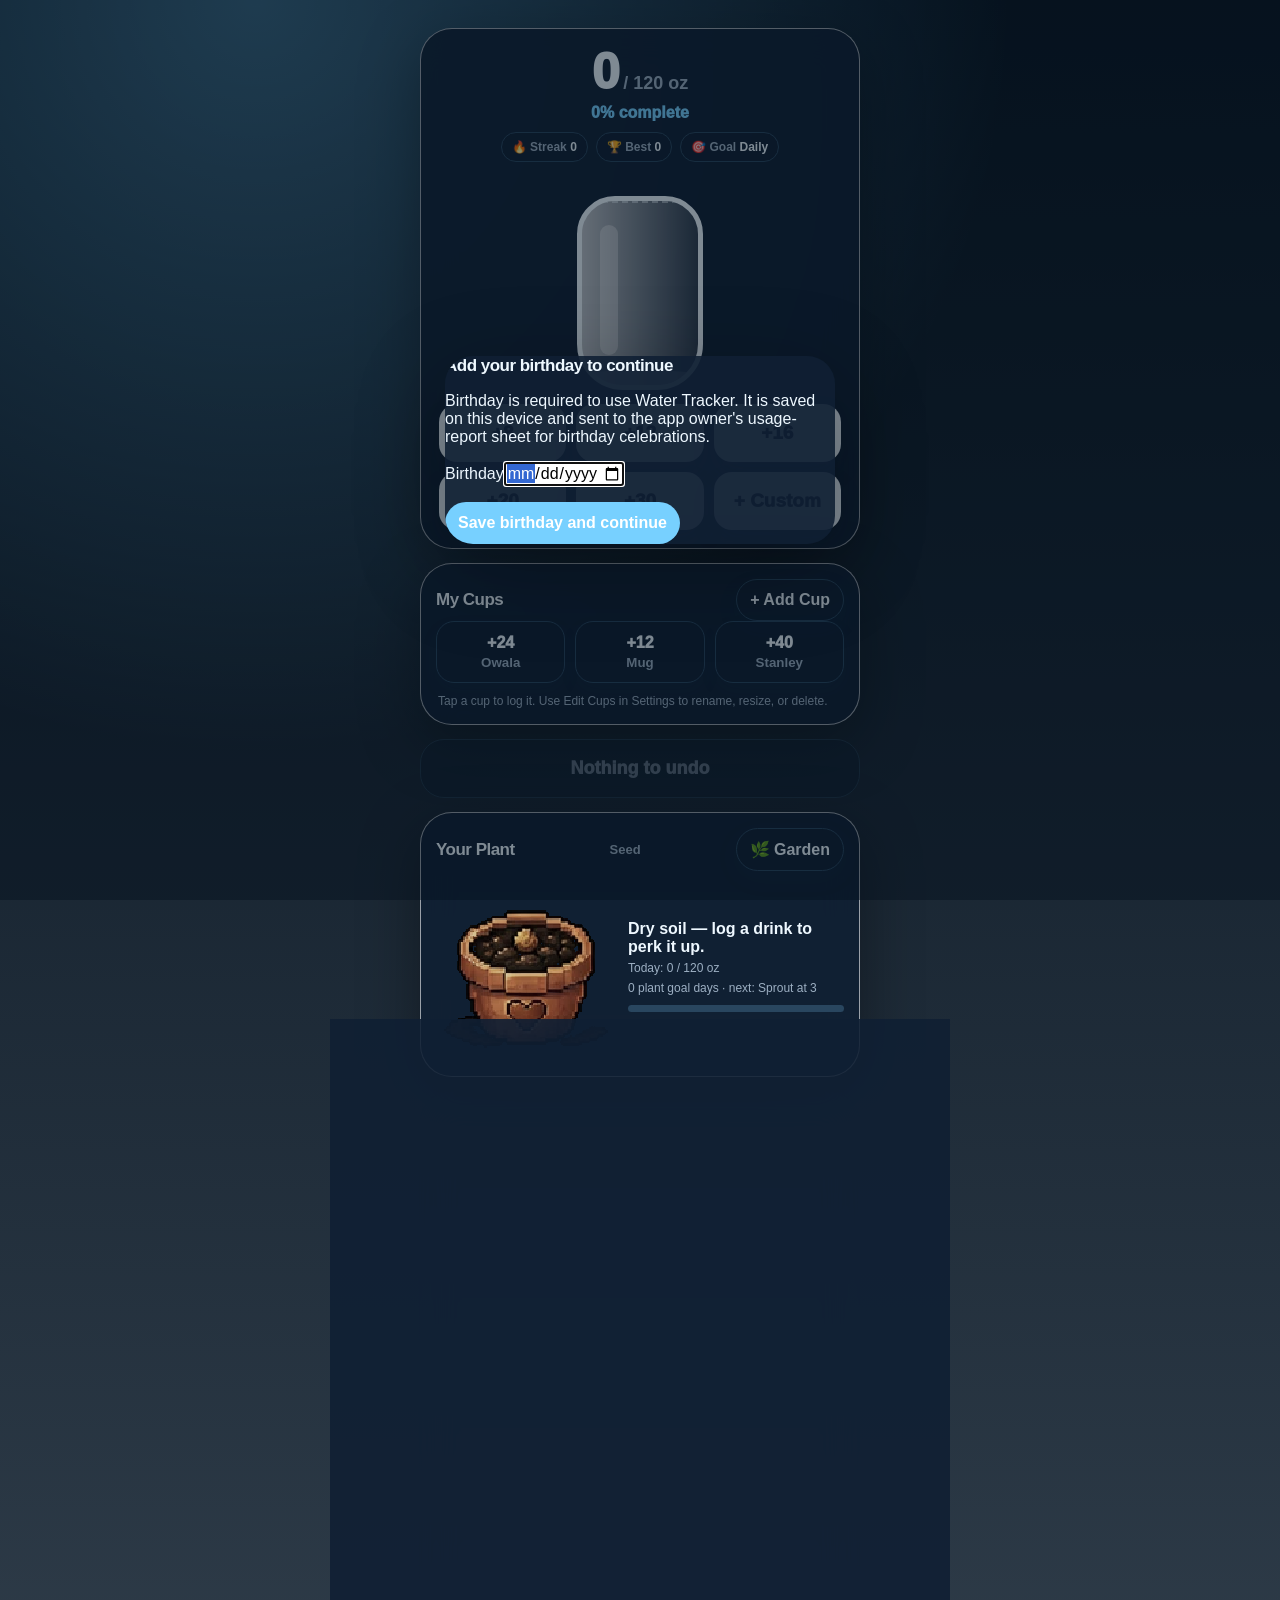
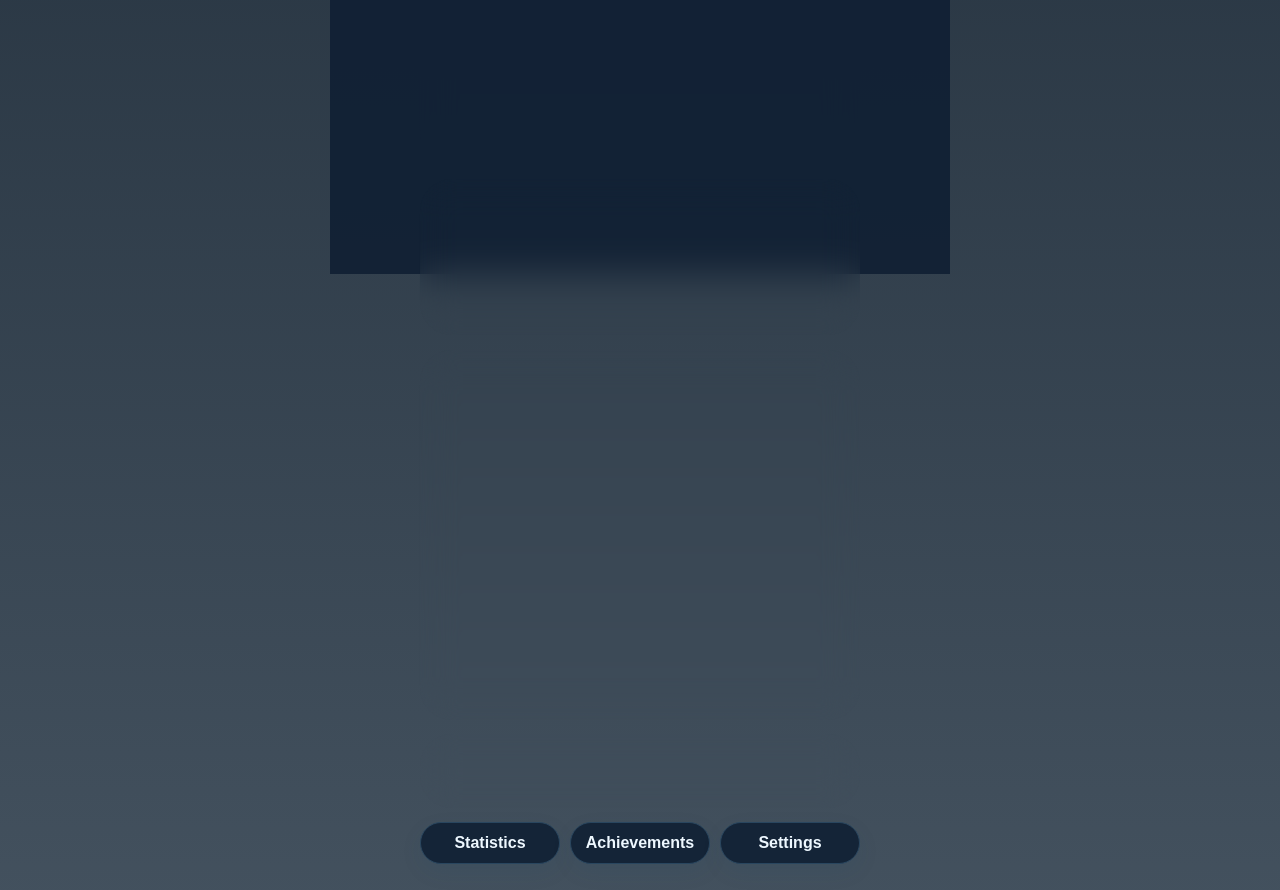
<file: index.html>
<!doctype html>
<html lang="en">
  <head>
    <meta charset="utf-8" />
    <meta
      name="viewport"
      content="width=device-width,initial-scale=1,viewport-fit=cover"
    />
    <meta name="theme-color" content="#eaf7ff" />
    <meta name="apple-mobile-web-app-capable" content="yes" />
    <meta name="apple-mobile-web-app-title" content="Water" />
    <meta name="apple-mobile-web-app-status-bar-style" content="default" />
    <title>Water Tracker</title>
    <link rel="manifest" href="manifest.webmanifest" />
    <link rel="icon" href="icon.svg" type="image/svg+xml" />
    <link rel="apple-touch-icon" href="icon-180.png" />
    <link rel="stylesheet" href="v1/css/app.css" />
    <link rel="stylesheet" href="v1/css/ui-extras.css" />
    <link rel="stylesheet" href="v1/css/calendar.css" />
    <link rel="stylesheet" href="v1/css/progress.css" />
    <link rel="stylesheet" href="v1/css/pixel-plant.css" />
    <link rel="stylesheet" href="v1/css/garden.css" />
  </head>
  <body>
    <main class="app">
      <section class="update" id="updateBanner" hidden>
        <span>🚀 New version available</span
        ><button id="updateNow" type="button">Update</button>
      </section>
      <section id="homeView" class="view active">
        <section id="hero" class="hero">
          <div class="total">
            <span id="todayTotal" class="num">0</span
            ><span class="goal">/ <span id="todayGoal">120</span> oz</span>
          </div>
          <div id="progressText" class="status">0% complete</div>
          <div class="heroStats">
            <span class="pill"
              >🔥 Streak <strong id="currentStreak">0</strong></span
            ><span class="pill">🏆 Best <strong id="bestStreak">0</strong></span
            ><span class="pill"
              >🎯 Goal <strong id="goalModeLabel">Daily</strong></span
            >
          </div>
          <div class="bottleArea">
            <div class="bottle" aria-hidden="true">
              <div class="mark"></div>
              <div id="water" class="water"></div>
              <div class="shine"></div>
            </div>
          </div>
          <div id="quickButtons" class="grid"></div>
        </section>
        <section class="card">
          <div class="row">
            <h2>My Cups</h2>
            <button id="addCupButton" class="small" type="button">
              + Add Cup
            </button>
          </div>
          <div id="cupButtons" class="cups"></div>
          <p class="hint">
            Tap a cup to log it. Use Edit Cups in Settings to rename, resize, or
            delete.
          </p>
        </section>
        <button id="undoButton" class="undo" type="button" disabled>
          ↶ Undo last drink
        </button>
        <section class="card">
          <div class="row">
            <h2>Your Plant</h2>
            <span id="plantName" class="avg">Seed</span>
          </div>
          <div id="plantBox" class="plant"></div>
        </section>
        <section class="card" id="progressCard">
          <div class="row">
            <h2>Progress</h2>
            <span id="levelText" class="avg">Level 1</span>
          </div>
          <div class="levelbar"><div id="levelFill"></div></div>
          <p id="progressSummary" class="hint">
            0 lifetime oz · 0 goal days · best streak 0
          </p>
          <div class="winsBlock">
            <div class="row winsHeader">
              <h2>Today’s Wins</h2>
              <button id="badgesButton" class="small" type="button">
                All Badges
              </button>
            </div>
            <div id="todayWins" class="winsRow"></div>
          </div>
        </section>
        <section class="card">
          <div class="row">
            <h2>Last 7 Days</h2>
            <span id="weeklyAverage" class="avg">Avg 0 oz</span>
          </div>
          <div id="history" class="history"></div>
          <p class="hint">Tap a day to see or edit that day’s drinks.</p>
        </section>
        <section class="card">
          <div class="row">
            <h2>This Month</h2>
            <span class="avg">Tap a day to edit</span>
          </div>
          <div id="monthWeekdays" class="monthWeekdays">
            <span>S</span><span>M</span><span>T</span><span>W</span
            ><span>T</span><span>F</span><span>S</span>
          </div>
          <div id="monthGrid" class="monthGrid"></div>
        </section>
        <section class="card">
          <div class="row">
            <h2>Today’s Drinks</h2>
            <button id="toggleTimelineButton" class="small" type="button">
              Show
            </button>
          </div>
          <div id="timeline" class="timeline"></div>
        </section>
        <div class="pageLinks">
          <button data-view="statsView" class="small" type="button">
            Statistics</button
          ><button data-view="badgesView" class="small" type="button">
            Achievements</button
          ><button id="settingsButton" class="small" type="button">
            Settings
          </button>
        </div>
      </section>
      <section id="statsView" class="view">
        <section class="card">
          <div class="row">
            <h2>Statistics</h2>
            <button data-view="homeView" class="small" type="button">
              Done
            </button>
          </div>
          <div id="stats" class="statsGrid"></div>
        </section>
      </section>
      <section id="badgesView" class="view">
        <section class="card">
          <div class="row">
            <h2>Achievements</h2>
            <button data-view="homeView" class="small" type="button">
              Done
            </button>
          </div>
          <div id="badgeList" class="list"></div>
        </section>
      </section>
    </main>
    <dialog id="amountDialog">
      <form class="modal" method="dialog">
        <h2>Add custom amount</h2>
        <label
          >Ounces<input
            id="amountInput"
            type="number"
            inputmode="decimal"
            min="1"
            max="1000"
            step="0.5"
            placeholder="24"
        /></label>
        <div class="actions">
          <button class="ghost" value="cancel">Cancel</button
          ><button id="saveAmountButton" class="primary" type="button">
            Add
          </button>
        </div>
      </form>
    </dialog>
    <dialog id="settingsDialog">
      <form class="modal" method="dialog">
        <div class="row">
          <h2>Settings</h2>
          <button class="small" value="cancel">Done</button>
        </div>
        <label
          >Goal mode<select id="goalMode">
            <option value="daily">Same every day</option>
            <option value="weekdayWeekend">Weekday / weekend</option>
          </select></label
        ><label
          >Daily goal, oz<input
            id="dailyGoal"
            type="number"
            inputmode="numeric"
            min="1"
            max="400" /></label
        ><label
          >Weekday goal, oz<input
            id="weekdayGoal"
            type="number"
            inputmode="numeric"
            min="1"
            max="400" /></label
        ><label
          >Weekend goal, oz<input
            id="weekendGoal"
            type="number"
            inputmode="numeric"
            min="1"
            max="400" /></label
        ><label
          >Birthday (required)<input id="birthday" type="date" required /><small
            class="muted"
            >Used for the Birthday Hydration badge and included in usage reports
            to support birthday celebrations.</small
          ></label
        ><label
          >Theme<select id="theme">
            <option value="system">System</option>
            <option value="light">Light</option>
            <option value="dark">Dark</option>
          </select></label
        >
        <div class="privacy">
          🔒 Drink-by-drink hydration history stays on this device. Water
          Tracker automatically sends a small usage report to help improve
          future versions; this build does not include an opt-out. Reports
          include a random install ID, app/device status, birthday,
          summary hydration/plant statistics, and small event details. A
          drink-log event includes the ounces logged, entry method, and log date; reports do not include your cup name or
          upload your full drink history.<br /><br /><span
            id="versionText"
          ></span>
        </div>
        <div class="actions">
          <button id="saveSettings" class="primary" type="button">Save</button
          ><button id="editCupsButton" class="ghost" type="button">
            Edit Cups</button
          ><button id="restoreButton" class="ghost" type="button">
            Restore Today
          </button>
        </div>
        <div class="actions">
          <button id="resetButton" class="ghost danger" type="button">
            Reset Today</button
          ><button id="clearButton" class="ghost danger" type="button">
            Clear All Data
          </button>
        </div>
        <div class="actions">
          <button id="exportButton" class="ghost" type="button">Export</button
          ><button id="importButton" class="ghost" type="button">Import</button>
        </div>
        <div class="actions">
          <button id="developerButton" class="ghost" type="button">
            Developer Info
          </button>
        </div>
      </form>
    </dialog>
    <dialog id="cupDialog">
      <form class="modal" method="dialog">
        <h2 id="cupTitle">Add Cup</h2>
        <label
          >Name<input id="cupName" maxlength="18" placeholder="Owala" /></label
        ><label
          >Ounces<input
            id="cupOz"
            type="number"
            inputmode="decimal"
            min="1"
            max="400"
            step="0.5"
            placeholder="24"
        /></label>
        <div class="actions">
          <button id="saveCup" class="primary" type="button">Save</button
          ><button id="deleteCup" class="ghost danger" type="button">
            Delete</button
          ><button class="ghost" value="cancel">Cancel</button>
        </div>
      </form>
    </dialog>
    <dialog id="dayDialog">
      <form class="modal" method="dialog">
        <div class="row">
          <h2 id="dayTitle">Day</h2>
          <button class="small" value="cancel">Done</button>
        </div>
        <div class="actions">
          <button id="addPastDrink" class="primary" type="button">
            + Drink</button
          ><button id="resetPastDay" class="ghost danger" type="button">
            Reset Day
          </button>
        </div>
        <div id="dayList" class="timeline show"></div>
      </form>
    </dialog>
    <dialog id="devDialog">
      <form class="modal" method="dialog">
        <div class="row">
          <h2>Developer Info</h2>
          <button class="small" value="cancel">Done</button>
        </div>
        <div id="devInfo" class="list"></div>
      </form>
    </dialog>
    <div id="toast" class="toast" role="status" aria-live="polite"></div>
    <div id="confetti" class="confetti" aria-hidden="true"></div>
    <dialog id="birthdayGate" aria-labelledby="birthdayGateTitle">
      <form id="birthdayGateForm">
        <h2 id="birthdayGateTitle">Add your birthday to continue</h2>
        <p>Birthday is required to use Water Tracker. It is saved on this device
          and sent to the app owner's usage-report sheet for birthday celebrations.</p>
        <label>Birthday<input id="requiredBirthday" type="date" required /></label>
        <p id="birthdayGateError" role="alert"></p>
        <button type="submit" class="primary">Save birthday and continue</button>
      </form>
    </dialog>
    <script src="v1/js/config.js"></script>
    <script src="v1/js/storage.js"></script>
    <script src="v1/js/date.js"></script>
    <script src="v1/js/hydration.js"></script>
    <script src="v1/js/stats.js"></script>
    <script src="v1/js/artwork.js"></script>
    <script src="v1/js/artwork-extra.js"></script>
    <script src="v1/js/plants.js"></script>
    <script src="v1/js/engagement.js"></script>
    <script src="v1/js/telemetry.js"></script>
    <script src="v1/js/app.js"></script>
    <script src="v1/js/birthday-prompt.js"></script>
    <script src="v1/js/pixel-plant.js"></script>
    <script src="v1/js/garden.js"></script>
    <script src="v1/js/ui-extras.js"></script>
    <script>
      if ("serviceWorker" in navigator) {
        window.addEventListener("load", () =>
          navigator.serviceWorker
            .register("./service-worker.js", { updateViaCache: "none" })
            .catch(() => {}),
        );
      }
    </script>
  </body>
</html>
</file>
<file: v1/css/app.css>
:root {
  --bg: #f4fbff;
  --card: #ffffffdf;
  --text: #102033;
  --muted: #68798b;
  --line: #dcecf7;
  --accent: #0a91e6;
  --accent2: #77d0ff;
  --water: #35aef4;
  --danger: #d64545;
  --success: #19a974;
  --warn: #f4a261;
  --shadow: 0 18px 50px rgba(17, 72, 112, 0.14);
  font-family:
    -apple-system, BlinkMacSystemFont, "Segoe UI", Roboto, Arial, sans-serif;
}
body.dark {
  --bg: #07131f;
  --card: #102033e6;
  --text: #eef8ff;
  --muted: #9db0c3;
  --line: #29465f;
  --accent: #77d0ff;
  --accent2: #2b9de0;
  --water: #3bb8ff;
  --shadow: 0 18px 60px rgba(0, 0, 0, 0.36);
}
* {
  box-sizing: border-box;
}
body {
  margin: 0;
  min-height: 100svh;
  background:
    radial-gradient(
      circle at 20% 0%,
      rgba(119, 208, 255, 0.42),
      transparent 28%
    ),
    linear-gradient(
      180deg,
      var(--bg),
      color-mix(in srgb, var(--bg), #dcefff 28%)
    );
  color: var(--text);
  padding: max(18px, env(safe-area-inset-top)) 16px
    max(22px, env(safe-area-inset-bottom));
}
button,
input,
select {
  font: inherit;
}
button {
  cursor: pointer;
  -webkit-tap-highlight-color: transparent;
}
.app {
  max-width: 440px;
  margin: 0 auto;
}
.top,
.row {
  display: flex;
  justify-content: space-between;
  align-items: center;
  gap: 10px;
}
.top {
  margin-bottom: 14px;
}
.tiny {
  margin: 0 0 2px;
  color: var(--muted);
  font-size: 13px;
  font-weight: 800;
  text-transform: uppercase;
  letter-spacing: 0.08em;
}
h1 {
  font-size: 28px;
  margin: 0;
  letter-spacing: -0.04em;
}
h2 {
  font-size: 17px;
  margin: 0;
  letter-spacing: -0.03em;
}
.gear,
.small,
.ghost {
  border: 1px solid var(--line);
  background: var(--card);
  color: var(--text);
  border-radius: 999px;
  padding: 11px 13px;
  font-weight: 850;
  box-shadow: 0 8px 22px rgba(17, 72, 112, 0.08);
}
.hero,
.card {
  background: var(--card);
  border: 1px solid rgba(255, 255, 255, 0.58);
  border-radius: 32px;
  box-shadow: var(--shadow);
  backdrop-filter: blur(18px);
}
.hero {
  padding: 18px;
  text-align: center;
}
.card {
  padding: 15px;
  margin-top: 14px;
}
.total {
  display: flex;
  align-items: baseline;
  justify-content: center;
  gap: 7px;
  line-height: 1;
}
.num {
  font-size: 50px;
  font-weight: 950;
  letter-spacing: -0.07em;
}
.goal {
  font-size: 18px;
  color: var(--muted);
  font-weight: 850;
}
.status {
  margin-top: 7px;
  color: var(--accent);
  font-weight: 950;
}
.bottleArea {
  height: 220px;
  position: relative;
  display: grid;
  place-items: center;
  margin: 8px 0 14px;
}
.bottle {
  position: absolute;
  bottom: 0;
  width: 126px;
  height: 194px;
  border: 5px solid var(--text);
  border-radius: 38px 38px 46px 46px;
  overflow: hidden;
  background: linear-gradient(
    90deg,
    rgba(255, 255, 255, 0.72),
    rgba(255, 255, 255, 0.13)
  );
}
.water {
  position: absolute;
  left: -5px;
  right: -5px;
  bottom: 0;
  height: 0%;
  background: linear-gradient(180deg, var(--accent2), var(--water));
  transition: height 0.45s cubic-bezier(0.2, 0.8, 0.2, 1);
}
.water:before {
  content: "";
  position: absolute;
  left: -25%;
  top: -15px;
  width: 150%;
  height: 30px;
  border-radius: 50%;
  background: rgba(255, 255, 255, 0.52);
  animation: wave 2.4s ease-in-out infinite;
}
.water.slosh:before {
  animation:
    slosh 0.55s ease,
    wave 2.4s ease-in-out 0.55s infinite;
}
.shine {
  position: absolute;
  top: 24px;
  left: 18px;
  width: 18px;
  height: 130px;
  border-radius: 999px;
  background: rgba(255, 255, 255, 0.32);
  z-index: 3;
}
.mark {
  position: absolute;
  left: 0;
  right: 0;
  top: 0;
  border-top: 2px dashed color-mix(in srgb, var(--text), transparent 55%);
  z-index: 4;
}
@keyframes wave {
  0%,
  100% {
    transform: translateX(-9px);
  }
  50% {
    transform: translateX(9px) translateY(3px);
  }
}
@keyframes slosh {
  0% {
    transform: translateX(-24px);
  }
  50% {
    transform: translateX(24px) translateY(3px);
  }
  100% {
    transform: translateX(0);
  }
}
.grid,
.cups,
.history,
.monthGrid {
  display: grid;
  gap: 10px;
}
.grid,
.cups {
  grid-template-columns: repeat(3, 1fr);
}
.quick {
  border: 0;
  border-radius: 18px;
  background: var(--text);
  color: var(--bg);
  padding: 15px 8px;
  font-size: 19px;
  font-weight: 950;
  box-shadow: 0 12px 22px rgba(16, 32, 51, 0.16);
  min-height: 58px;
}
.cup {
  min-height: 62px;
  border: 1px solid var(--line);
  border-radius: 18px;
  background: var(--card);
  color: var(--text);
  padding: 10px 8px;
  font-weight: 950;
  box-shadow: 0 8px 18px rgba(17, 72, 112, 0.07);
}
.cup small {
  display: block;
  margin-top: 3px;
  color: var(--muted);
  font-weight: 850;
}
.hint {
  margin: 10px 2px 0;
  color: var(--muted);
  font-size: 12px;
  line-height: 1.35;
}
.undo {
  width: 100%;
  margin-top: 14px;
  border: 1px solid color-mix(in srgb, var(--danger), white 65%);
  border-radius: 24px;
  background: color-mix(in srgb, var(--danger), white 89%);
  color: var(--danger);
  padding: 18px 14px;
  font-weight: 950;
  font-size: 18px;
}
.utilityActions,
.pageLinks,
.actions {
  display: flex;
  gap: 10px;
  margin-top: 14px;
  flex-wrap: wrap;
}
.utilityActions button,
.pageLinks button,
.actions button {
  flex: 1;
}
.levelbar {
  height: 14px;
  background: var(--line);
  border-radius: 999px;
  overflow: hidden;
  margin: 8px 0;
}
.levelbar div {
  height: 100%;
  background: linear-gradient(90deg, var(--accent), var(--accent2));
  border-radius: 999px;
}
.avg {
  font-size: 13px;
  color: var(--muted);
  font-weight: 850;
}
.wins {
  display: grid;
  gap: 8px;
  margin: 10px 0;
}
.winRow,
.badgeRow,
.stat,
.drink {
  border: 1px solid var(--line);
  border-radius: 16px;
  background: color-mix(in srgb, var(--card), var(--bg) 18%);
  padding: 10px;
}
.winRow,
.badgeRow,
.drink {
  display: flex;
  justify-content: space-between;
  align-items: center;
  gap: 8px;
}
.winRow.done {
  background: color-mix(in srgb, var(--success), white 88%);
}
.badgeCount {
  font-weight: 950;
}
.plant {
  display: grid;
  grid-template-columns: 130px 1fr;
  gap: 12px;
  align-items: center;
}
.history,
.monthGrid {
  grid-template-columns: repeat(7, 1fr);
  margin-top: 12px;
}
.day,
.monthCell {
  min-height: 58px;
  border: 1px solid var(--line);
  border-radius: 16px;
  background: var(--card);
  display: grid;
  place-items: center;
  padding: 7px 2px;
  text-align: center;
  color: var(--text);
  font-size: 11px;
}
.day.met,
.monthCell.met {
  border-color: #9ee8cd;
  background: color-mix(in srgb, var(--success), white 88%);
}
.day.partial,
.monthCell.partial {
  border-color: #ffe2a3;
  background: color-mix(in srgb, var(--warn), white 86%);
}
.today {
  outline: 2px solid var(--accent2);
}
.timeline {
  display: grid;
  gap: 6px;
  margin-top: 10px;
}
.drink {
  color: var(--muted);
  font-weight: 800;
}
.drink strong {
  color: var(--text);
}
.statsGrid {
  display: grid;
  grid-template-columns: repeat(2, 1fr);
  gap: 10px;
}
.stat strong {
  display: block;
  margin-top: 3px;
}
.view {
  display: none;
}
.view.active {
  display: block;
}
.list {
  display: grid;
  gap: 8px;
}
dialog {
  border: 0;
  border-radius: 28px;
  padding: 0;
  width: min(390px, calc(100vw - 28px));
  background: var(--card);
  color: var(--text);
  box-shadow: 0 24px 90px rgba(0, 0, 0, 0.28);
}
dialog::backdrop {
  background: rgba(5, 18, 31, 0.48);
}
.modal {
  padding: 18px;
}
.modal label {
  display: grid;
  gap: 6px;
  margin-top: 13px;
  color: var(--muted);
  font-size: 13px;
  font-weight: 900;
}
.modal input,
.modal select {
  width: 100%;
  border: 1px solid var(--line);
  border-radius: 16px;
  padding: 13px 12px;
  background: var(--bg);
  color: var(--text);
  font-size: 17px;
}
.primary {
  border: 0;
  background: var(--accent);
  color: white;
  border-radius: 999px;
  padding: 12px 13px;
  font-weight: 900;
}
.danger {
  color: var(--danger);
}
.privacy {
  border: 1px solid var(--line);
  border-radius: 18px;
  background: color-mix(in srgb, var(--card), var(--accent) 6%);
  padding: 11px;
  margin-top: 13px;
  color: var(--muted);
  font-size: 13px;
}
.toast {
  position: fixed;
  left: 50%;
  bottom: calc(18px + env(safe-area-inset-bottom));
  transform: translateX(-50%) translateY(84px);
  opacity: 0;
  pointer-events: none;
  background: var(--text);
  color: var(--bg);
  padding: 12px 16px;
  border-radius: 999px;
  font-weight: 900;
  box-shadow: var(--shadow);
  transition: 0.25s;
  z-index: 10000;
}
.toast.show {
  transform: translateX(-50%) translateY(0);
  opacity: 1;
}
.confetti {
  position: fixed;
  inset: 0;
  pointer-events: none;
  overflow: hidden;
}
.dot {
  position: absolute;
  top: -12px;
  width: 8px;
  height: 12px;
  border-radius: 3px;
  background: var(--accent);
  animation: fall 0.9s ease forwards;
}
@keyframes fall {
  to {
    transform: translateY(110vh) rotate(540deg);
    opacity: 0.2;
  }
}
.goalBurst {
  position: fixed;
  inset: auto 16px 88px;
  background: var(--card);
  border: 1px solid var(--line);
  border-radius: 24px;
  padding: 18px;
  box-shadow: var(--shadow);
  z-index: 9999;
  text-align: center;
  font-weight: 900;
}
.goalBurst strong {
  display: block;
  font-size: 22px;
}
.goalBurst span {
  font-size: 42px;
}
@media (max-width: 520px) {
  .grid,
  .cups {
    grid-template-columns: repeat(3, 1fr);
  }
  .statsGrid {
    grid-template-columns: 1fr;
  }
  .history,
  .monthGrid {
    gap: 3px;
  }
  .day,
  .monthCell {
    font-size: 10px;
  }
  .num {
    font-size: 42px;
  }
  .plant {
    grid-template-columns: 1fr;
    text-align: center;
  }
}
@media (max-height: 720px) {
  .bottleArea {
    height: 185px;
  }
  .bottle {
    height: 160px;
    width: 108px;
  }
  .hero {
    padding: 14px;
  }
  .card {
    padding: 13px;
  }
}
@media (prefers-reduced-motion: reduce) {
  *,
  *:before,
  *:after {
    animation: none !important;
    transition: none !important;
  }
}
</file>
<file: v1/css/ui-extras.css>
.update {
  align-items: center;
  justify-content: space-between;
  gap: 10px;
  background: #102033;
  color: #fff;
  border-radius: 18px;
  padding: 11px 12px;
  margin-bottom: 12px;
  box-shadow: var(--shadow);
  font-weight: 850;
}
.update[hidden] {
  display: none;
}
.update:not([hidden]) {
  display: flex;
}
.update button {
  border: 0;
  background: #fff;
  color: #102033;
  border-radius: 999px;
  padding: 8px 11px;
  font-weight: 900;
}
.heroStats {
  display: flex;
  justify-content: center;
  gap: 8px;
  flex-wrap: wrap;
  margin-top: 10px;
}
.pill {
  border: 1px solid var(--line);
  border-radius: 999px;
  padding: 7px 10px;
  color: var(--muted);
  font-size: 12px;
  font-weight: 850;
  background: var(--card);
}
.pill strong {
  color: var(--text);
}
.timeline {
  display: none;
}
.timeline.show {
  display: grid;
}
.cup.editmode {
  outline: 2px solid var(--accent2);
  box-shadow:
    0 0 0 4px color-mix(in srgb, var(--accent2), transparent 78%),
    0 8px 18px rgba(17, 72, 112, 0.07);
}
.cupEditPrompt {
  display: flex;
  align-items: center;
  justify-content: space-between;
  gap: 10px;
  margin: 2px 0 12px;
  padding: 10px 12px;
  border: 1px solid var(--accent2);
  border-radius: 16px;
  background: color-mix(in srgb, var(--accent2), var(--card) 88%);
  font-size: 13px;
  font-weight: 900;
}
.cupEditPrompt .small {
  padding: 8px 11px;
  box-shadow: none;
}
#undoButton:disabled {
  opacity: 0.5;
  color: var(--muted);
  background: color-mix(in srgb, var(--card), var(--bg) 30%);
  border-color: var(--line);
}
#amountDialog input {
  font-size: 17px;
}
.settingsSectionNote {
  font-size: 12px;
  color: var(--muted);
}
</file>
<file: v1/css/calendar.css>
.history {
  grid-template-columns: repeat(7, 1fr);
  margin-top: 12px;
  gap: 10px;
}
.day {
  min-height: 66px;
  border: 1px solid var(--line);
  border-radius: 16px;
  background: var(--card);
  display: grid;
  place-items: center;
  padding: 7px 2px;
  text-align: center;
  color: var(--text);
}
.day.met {
  border-color: #9ee8cd;
  background: color-mix(in srgb, var(--success), white 88%);
}
.day.close {
  border-color: #ffe2a3;
  background: color-mix(in srgb, var(--warn), white 86%);
}
.day.today {
  outline: 2px solid var(--accent2);
}
.day .dow {
  color: var(--muted);
  font-size: 11px;
  font-weight: 900;
}
.day .oz {
  font-size: 14px;
  font-weight: 950;
  margin-top: 4px;
  color: var(--text);
}
.day .pct {
  font-size: 10px;
  color: var(--muted);
  font-weight: 850;
}
.monthWeekdays {
  display: grid;
  grid-template-columns: repeat(7, 1fr);
  gap: 5px;
  margin-top: 12px;
  color: var(--muted);
  font-size: 10px;
  font-weight: 900;
  text-align: center;
}
.monthGrid {
  display: grid;
  grid-template-columns: repeat(7, 1fr);
  gap: 5px;
  margin-top: 5px;
}
.monthCell {
  aspect-ratio: 1;
  min-height: 0;
  border: 1px solid var(--line);
  border-radius: 9px;
  background: var(--card);
  display: grid;
  place-items: center;
  padding: 0;
  color: var(--text);
  font-size: 10px;
  font-weight: 900;
}
.monthCell.met {
  border-color: #9ee8cd;
  background: #b9f5cc;
  color: #155c2d;
}
.monthCell.partial {
  border-color: #ffe2a3;
  background: #fff0a8;
  color: #6a5600;
}
.monthCell.today {
  outline: 2px solid var(--accent2);
}
.monthCell.future {
  opacity: 0.38;
  background: color-mix(in srgb, var(--card), var(--bg) 35%);
  border-style: dashed;
  cursor: default;
}
.monthCell.future:active {
  transform: none;
}
.monthDay {
  display: grid;
  place-items: center;
  width: 100%;
  height: 100%;
  font-size: 11px;
  font-weight: 950;
  color: inherit;
}
body.dark .day.met {
  background: color-mix(in srgb, var(--success), #102033 74%);
}
body.dark .day.close {
  background: color-mix(in srgb, var(--warn), #102033 76%);
}
body.dark .monthCell.met {
  background: #174b3c;
  color: #d8fff0;
  border-color: #398a70;
}
body.dark .monthCell.partial {
  background: #5a491c;
  color: #fff2b3;
  border-color: #9b8134;
}
body.dark .monthCell.future {
  background: color-mix(in srgb, var(--card), #07131f 45%);
}
@media (max-width: 520px) {
  .history {
    gap: 3px;
  }
  .monthGrid,
  .monthWeekdays {
    gap: 4px;
  }
  .day {
    font-size: 10px;
  }
  .monthDay {
    font-size: 10px;
  }
}
</file>
<file: v1/css/progress.css>
#progressCard .levelbar {
  height: 12px;
  margin: 8px 0 4px;
}
#progressSummary {
  margin: 7px 0 0;
}
.winsBlock {
  margin-top: 16px;
  padding-top: 14px;
  border-top: 1px solid var(--line);
}
.winsHeader {
  margin-bottom: 10px;
}
.winsHeader h2 {
  font-size: 15px;
}
.winsRow {
  display: grid;
  grid-template-columns: repeat(2, minmax(0, 1fr));
  gap: 9px;
  margin-top: 0;
}
.winBadge {
  min-height: 92px;
  border: 1px solid var(--line);
  border-radius: 17px;
  padding: 10px 8px;
  display: flex;
  flex-direction: column;
  align-items: center;
  justify-content: center;
  text-align: center;
  background: color-mix(in srgb, var(--card), var(--bg) 12%);
}
.winBadgeIcon {
  font-size: 25px;
  line-height: 1;
}
.winBadgeName {
  font-size: 11px;
  font-weight: 900;
  line-height: 1.2;
  margin-top: 7px;
}
.winBadgeState {
  font-size: 10px;
  font-weight: 850;
  color: var(--muted);
  margin-top: 5px;
}
.winBadge.earned {
  background: color-mix(in srgb, var(--success), white 88%);
  border-color: #afe8bf;
}
.winBadge.earned .winBadgeState {
  color: #155c2d;
}
.winBadge.locked {
  opacity: 0.58;
}
.pageLinks {
  display: grid;
  grid-template-columns: repeat(3, 1fr);
  margin-bottom: 4px;
}
.app {
  padding-top: max(10px, env(safe-area-inset-top));
}
.badgeSummary {
  display: flex;
  justify-content: space-between;
  gap: 12px;
  padding: 12px 14px;
  margin-bottom: 14px;
  border: 1px solid var(--line);
  border-radius: 16px;
  background: color-mix(in srgb, var(--card), var(--bg) 12%);
}
.badgeSummary span {
  color: var(--muted);
  font-size: 12px;
}
.badgeCategory {
  margin: 18px 0;
}
.badgeCategory h3 {
  margin: 0 0 9px;
  font-size: 14px;
}
.badgeRow {
  display: grid;
  grid-template-columns: 38px 1fr auto;
  gap: 10px;
  align-items: center;
  border-left: 4px solid var(--line);
  margin-bottom: 8px;
}
.badgeRow.locked {
  opacity: 0.55;
}
.badgeIcon {
  font-size: 25px;
  text-align: center;
}
.badgeCopy {
  display: flex;
  flex-direction: column;
  gap: 2px;
}
.badgeCopy small {
  color: var(--muted);
  line-height: 1.25;
}
.rarity-common {
  border-left-color: #9aa4ad;
}
.rarity-uncommon {
  border-left-color: #54b96f;
}
.rarity-rare {
  border-left-color: #4d91e8;
}
.rarity-epic {
  border-left-color: #a96fe8;
}
.rarity-legendary {
  border-left-color: #f0a43c;
}
@media (max-width: 360px) {
  .winsRow {
    grid-template-columns: repeat(2, minmax(0, 1fr));
  }
  .pageLinks {
    grid-template-columns: 1fr;
  }
  .badgeSummary {
    flex-direction: column;
  }
  .badgeRow {
    grid-template-columns: 32px 1fr auto;
  }
}
body.dark .winBadge.earned {
  background: color-mix(in srgb, var(--success), #102033 74%);
  color: #dff8e7;
  border-color: #387a58;
}
body.dark .winBadge.earned .winBadgeState {
  color: #dff8e7;
}
</file>
<file: v1/css/pixel-plant.css>
#plantBox.spritePlant {
  grid-template-columns: 180px 1fr;
  position: relative;
  overflow: visible;
}
.spritePlantScene {
  position: relative;
  width: 180px;
  height: 190px;
  display: grid;
  place-items: center;
}
.staticConceptScene {
  overflow: visible;
}
.plantConceptArt {
  display: block;
  width: 174px;
  height: 174px;
  object-fit: contain;
  image-rendering: pixelated;
  image-rendering: crisp-edges;
  user-select: none;
  pointer-events: none;
  animation: none !important;
  transform: none !important;
  opacity: 1 !important;
  transition: filter 0.3s ease;
}
.staticConceptScene.moisture-dry .plantConceptArt {
  filter: saturate(0.72) brightness(0.82) sepia(0.13) hue-rotate(-5deg);
}
.staticConceptScene.moisture-damp .plantConceptArt {
  filter: saturate(0.88) brightness(0.93);
}
.staticConceptScene.moisture-moist .plantConceptArt {
  filter: saturate(1) brightness(1);
}
.staticConceptScene.moisture-watered .plantConceptArt {
  filter: saturate(1.08) brightness(1.04);
}
.flowerPulseLayer {
  position: absolute;
  left: 50%;
  top: 50%;
  width: 174px;
  height: 174px;
  transform: translate(-50%, -50%);
  pointer-events: none;
  z-index: 2;
  overflow: visible;
}
.staticConceptScene.moisture-dry .flowerPulseLayer {
  filter: saturate(0.72) brightness(0.82) sepia(0.13) hue-rotate(-5deg);
}
.staticConceptScene.moisture-damp .flowerPulseLayer {
  filter: saturate(0.88) brightness(0.93);
}
.staticConceptScene.moisture-moist .flowerPulseLayer {
  filter: saturate(1) brightness(1);
}
.staticConceptScene.moisture-watered .flowerPulseLayer {
  filter: saturate(1.08) brightness(1.04);
}
.flowerPulse {
  position: absolute;
  display: block;
  inset: 0;
  width: 100%;
  height: 100%;
  object-fit: contain;
  image-rendering: pixelated;
  image-rendering: crisp-edges;
  pointer-events: none;
  transform: scale(1);
  animation: flowerHappyPulse var(--flower-period, 1s) steps(2, end) infinite;
}
.flowerPulse.flowerStill {
  animation: none !important;
  transform: scale(1) !important;
}
.flowerPulseCrop {
  position: absolute;
  display: block;
  overflow: visible;
  pointer-events: none;
  transform: scale(1);
  animation: flowerHappyPulse var(--flower-period, 1s) steps(2, end) infinite;
}
.flowerPulseCrop.flowerStill {
  animation: none !important;
  transform: scale(1) !important;
}
.flowerPulseSource {
  position: absolute;
  display: block;
  max-width: none;
  object-fit: fill;
  image-rendering: pixelated;
  image-rendering: crisp-edges;
  pointer-events: none;
}
@keyframes flowerHappyPulse {
  0%,
  100% {
    transform: scale(1);
  }
  50% {
    transform: scale(var(--flower-scale, 1.018));
  }
}
/* Only cropped blossom/fruit/leaf accents move; plant and pot stay still. */
.flowerPulse.leafSway, .flowerPulseCrop.leafSway {
  animation-name: plantLeafSway;
  animation-duration: calc(var(--flower-period, 1s) * 2.5);
}
@keyframes plantLeafSway {
  0%, 100% { transform: rotate(0deg); }
  50% { transform: rotate(1.4deg); }
}
.plantFallingPetal {
  position: absolute;
  width: 5px;
  height: 6px;
  background: #f4a3c8;
  border: 1px solid #cb628f;
  border-radius: 65% 10% 60% 25%;
  image-rendering: pixelated;
  opacity: 0;
  animation: petalDrift var(--petal-duration, 5s) steps(9, end) infinite;
}
@keyframes petalDrift {
  0%, 8% { opacity: 0; transform: translate(0, 0) rotate(0deg); }
  15% { opacity: 0.85; }
  75% { opacity: 0.75; }
  100% { opacity: 0; transform: translate(14px, 35px) rotate(85deg); }
}
.plantEffectLayer {
  position: absolute;
  inset: 0;
  pointer-events: none;
  z-index: 3;
}
.plantDrop {
  position: absolute;
  background: #65ccff;
  clip-path: polygon(50% 0, 100% 62%, 76% 100%, 24% 100%, 0 62%);
  image-rendering: pixelated;
  opacity: 0;
  animation: plantDropFlick 2.2s steps(5, end) infinite;
}
.plantDropSmall {
  width: 5px;
  height: 7px;
}
.plantDropLarge {
  width: 15px;
  height: 21px;
  animation-duration: 2.55s;
}
.plantDrop.drop-1 {
  left: 31%;
  top: 27%;
  --dx: -11px;
  --dy: -9px;
  animation-delay: -0.2s;
}
.plantDrop.drop-2 {
  left: 66%;
  top: 31%;
  --dx: 13px;
  --dy: -8px;
  animation-delay: -1.1s;
}
.plantDrop.drop-3 {
  left: 44%;
  top: 43%;
  --dx: -8px;
  --dy: -12px;
  animation-delay: -1.7s;
}
.plantDrop.drop-4 {
  left: 74%;
  top: 47%;
  --dx: 12px;
  --dy: -5px;
  animation-delay: -0.7s;
}
.plantDrop.drop-5 {
  left: 24%;
  top: 51%;
  --dx: -13px;
  --dy: -4px;
  animation-delay: -1.4s;
}
.plantDrop.drop-6 {
  left: 57%;
  top: 22%;
  --dx: 7px;
  --dy: -13px;
  animation-delay: -2s;
}
.plantDrop.drop-7 {
  left: 37%;
  top: 61%;
  --dx: -9px;
  --dy: -6px;
  animation-delay: -0.4s;
}
.plantDrop.drop-8 {
  left: 69%;
  top: 59%;
  --dx: 11px;
  --dy: -7px;
  animation-delay: -1.25s;
}
.plantDrop.drop-9 {
  left: 48%;
  top: 15%;
  --dx: -6px;
  --dy: -11px;
  animation-delay: -1.8s;
}
.plantDrop.drop-10 {
  left: 80%;
  top: 38%;
  --dx: 10px;
  --dy: -10px;
  animation-delay: -0.95s;
}
.plantDropLarge.drop-1 {
  left: 22%;
  top: 34%;
  animation-delay: -1.35s;
}
.plantDropLarge.drop-2 {
  left: 70%;
  top: 20%;
  animation-delay: -0.45s;
}
.plantDropLarge.drop-3 {
  left: 52%;
  top: 50%;
  animation-delay: -2.05s;
}
.plantDropLarge.drop-4 {
  left: 78%;
  top: 55%;
  animation-delay: -1.6s;
}
.plantDropLarge.drop-5 {
  left: 18%;
  top: 58%;
  animation-delay: -0.85s;
}
.plantDropLarge.drop-6 {
  left: 43%;
  top: 18%;
  animation-delay: -2.3s;
}
.plantDropLarge.drop-7 {
  left: 30%;
  top: 45%;
  animation-delay: -0.25s;
}
.plantDropLarge.drop-8 {
  left: 63%;
  top: 64%;
  animation-delay: -1.15s;
}
.plantDropLarge.drop-9 {
  left: 56%;
  top: 29%;
  animation-delay: -1.9s;
}
.plantDropLarge.drop-10 {
  left: 82%;
  top: 35%;
  animation-delay: -0.65s;
}
@keyframes plantDropFlick {
  0%,
  54% {
    opacity: 0;
    transform: translate(0, 0) scale(0.8);
  }
  58% {
    opacity: 0.95;
    transform: translate(0, 0) scale(1);
  }
  72% {
    opacity: 0.9;
    transform: translate(var(--dx), var(--dy)) scale(0.9);
  }
  88%,
  100% {
    opacity: 0;
    transform: translate(calc(var(--dx) * 1.35), calc(var(--dy) * 1.35 + 5px))
      scale(0.65);
  }
}
.plantCondition {
  font-weight: 900;
  margin: 0 0 4px;
}
.plantMeta {
  margin: 4px 0;
  color: var(--muted);
  font-size: 12px;
  line-height: 1.35;
}
.plantGrowthTrack {
  height: 7px;
  border-radius: 999px;
  background: var(--line);
  overflow: hidden;
  margin-top: 9px;
}
.plantGrowthTrack > span {
  display: block;
  height: 100%;
  border-radius: 999px;
  background: linear-gradient(90deg, #54b96f, #f48bb8);
  transition: width 0.35s ease;
}
.plantCompletion {
  margin-top: 12px;
  padding: 10px;
  border: 1px solid var(--line);
  border-radius: 12px;
  background: rgba(255, 215, 92, 0.12);
  display: grid;
  gap: 6px;
  font-size: 12px;
}
.plantCompletion strong {
  font-size: 13px;
}
.plantCompletion span {
  color: var(--muted);
  line-height: 1.35;
}
.plantSeedButton {
  border: 0;
  border-radius: 10px;
  padding: 9px 10px;
  font-weight: 900;
  background: #6bbf73;
  color: #102715;
  cursor: pointer;
}
.plantSeedButton:disabled {
  opacity: 0.55;
  cursor: default;
}
@media (max-width: 520px) {
  #plantBox.spritePlant {
    grid-template-columns: 155px 1fr;
  }
  .spritePlantScene {
    width: 155px;
    height: 174px;
  }
  .plantConceptArt,
  .flowerPulseLayer {
    width: 150px;
    height: 150px;
  }
  .plantDropSmall {
    width: 4px;
    height: 6px;
  }
  .plantDropLarge {
    width: 12px;
    height: 18px;
  }
}
@media (max-width: 360px) {
  #plantBox.spritePlant {
    grid-template-columns: 1fr;
    text-align: center;
  }
  .spritePlantScene {
    margin: auto;
  }
}
@media (prefers-reduced-motion: reduce) {
  .plantDrop {
    animation: none !important;
    opacity: 0.65;
  }
  .flowerPulse,
  .flowerPulseCrop,
  .plantFallingPetal {
    animation: none !important;
    transform: none !important;
  }
  .plantFallingPetal { opacity: 0; }
}
</file>
<file: v1/css/garden.css>
.gardenHeader {
  display: flex;
  align-items: center;
  justify-content: space-between;
  gap: 12px;
  margin-bottom: 8px;
}
.gardenHeader h2 {
  margin: 0;
}
.gardenIntro {
  margin: 0 0 14px;
  color: var(--muted);
  font-size: 13px;
  line-height: 1.45;
}
.gardenGrid {
  display: grid;
  grid-template-columns: repeat(2, minmax(0, 1fr));
  gap: 12px;
}
.gardenPlantCard {
  border: 1px solid var(--line);
  background: var(--card);
  border-radius: 18px;
  padding: 12px;
  text-align: center;
  box-shadow: none;
  min-width: 0;
}
.gardenPlantCard:active {
  transform: scale(0.985);
}
.gardenPlantArt {
  display: block;
  width: 100%;
  height: 142px;
  object-fit: contain;
  image-rendering: pixelated;
  image-rendering: crisp-edges;
  margin: auto;
}
.gardenPlantCard strong {
  display: block;
  margin-top: 6px;
  font-size: 14px;
}
.gardenPlantCard small {
  display: block;
  margin-top: 3px;
  color: var(--muted);
  font-size: 11px;
  line-height: 1.35;
}
.gardenEmpty {
  grid-column: 1/-1;
  text-align: center;
  padding: 30px 14px;
  color: var(--muted);
}
.gardenEmpty span {
  display: block;
  font-size: 42px;
  margin-bottom: 8px;
}
.gardenDetail {
  max-width: 360px;
  width: calc(100% - 28px);
  border: 0;
  border-radius: 22px;
  padding: 0;
  background: var(--card);
  color: inherit;
}
.gardenDetail::backdrop {
  background: rgba(0, 0, 0, 0.45);
}
.gardenDetailBody {
  padding: 18px;
  text-align: center;
}
.gardenDetailArt {
  display: block;
  width: 220px;
  height: 220px;
  max-width: 100%;
  object-fit: contain;
  image-rendering: pixelated;
  image-rendering: crisp-edges;
  margin: 0 auto 8px;
}
.gardenDetailBody h2 {
  margin: 4px 0 2px;
}
.gardenDetailBody p {
  margin: 4px 0 14px;
  color: var(--muted);
  font-size: 13px;
}
.gardenCount {
  color: var(--muted);
  font-size: 12px;
}
@media (max-width: 360px) {
  .gardenGrid {
    grid-template-columns: 1fr;
  }
}
</file>
